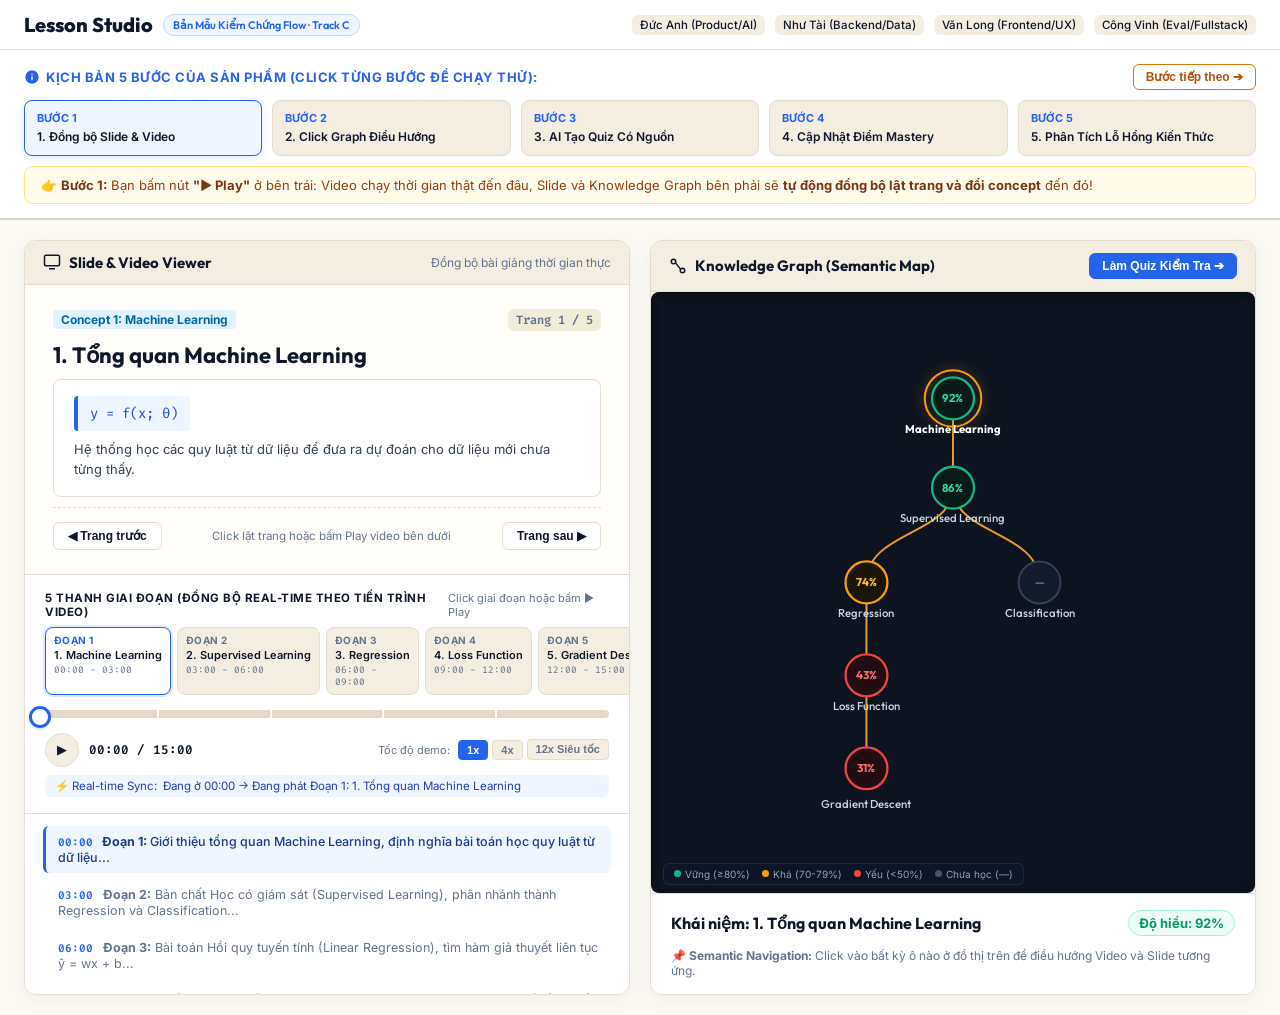
<file: index.html>
<!DOCTYPE html>
<html lang="vi">
<head>
  <meta charset="UTF-8">
  <meta name="viewport" content="width=device-width, initial-scale=1.0">
  <title>Lesson Studio — Demo Flow Đồng Bộ Bài Giảng & Học Thích Ứng</title>
  <link rel="preconnect" href="https://fonts.googleapis.com">
  <link rel="preconnect" href="https://fonts.gstatic.com" crossorigin>
  <link href="https://fonts.googleapis.com/css2?family=Inter:wght@400;500;600;700&family=Outfit:wght@600;700;800&family=Fira+Code:wght@400;500&display=swap" rel="stylesheet">
  <style>
    :root {
      /* Màu sáng kem ấm áp, sang trọng, tương phản cao dễ đọc */
      --bg-main: #fbf9f4;
      --bg-card: #ffffff;
      --bg-cream-accent: #f4eee2;
      --border-color: #e5ded0;
      --border-active: #2563eb;
      
      --text-title: #0f172a;
      --text-body: #334155;
      --text-muted: #64748b;
      
      --blue-primary: #2563eb;
      --blue-light: #eff6ff;
      --amber: #d97706;
      --amber-light: #fef3c7;
      --emerald: #059669;
      --emerald-light: #ecfdf5;
      --rose: #e11d48;
      --rose-light: #fff1f2;
      
      --radius: 12px;
      --shadow: 0 4px 16px rgba(100, 80, 60, 0.06);
    }

    * {
      box-sizing: border-box;
      margin: 0;
      padding: 0;
    }

    body {
      font-family: 'Inter', -apple-system, sans-serif;
      background-color: var(--bg-main);
      color: var(--text-body);
      min-height: 100vh;
      display: flex;
      flex-direction: column;
    }

    /* Top Bar */
    header {
      background: #ffffff;
      border-bottom: 1px solid var(--border-color);
      padding: 12px 24px;
      display: flex;
      justify-content: space-between;
      align-items: center;
      box-shadow: 0 1px 3px rgba(0,0,0,0.03);
    }

    .brand-title {
      font-family: 'Outfit', sans-serif;
      font-size: 20px;
      font-weight: 800;
      color: var(--text-title);
      display: flex;
      align-items: center;
      gap: 10px;
    }

    .brand-badge {
      font-size: 11px;
      background: var(--blue-light);
      color: var(--blue-primary);
      border: 1px solid #bfdbfe;
      padding: 3px 9px;
      border-radius: 16px;
      font-weight: 600;
    }

    .team-info {
      font-size: 11.5px;
      color: var(--text-muted);
      display: flex;
      gap: 10px;
    }

    .team-info span {
      background: var(--bg-cream-accent);
      padding: 3px 8px;
      border-radius: 6px;
      color: var(--text-title);
      font-weight: 500;
    }

    /* Hướng dẫn từng bước của Flow (STEPPER) */
    .flow-stepper-bar {
      background: #ffffff;
      border-bottom: 2px solid #ded6c8;
      padding: 14px 24px;
      display: flex;
      flex-direction: column;
      gap: 10px;
    }

    .stepper-header {
      display: flex;
      justify-content: space-between;
      align-items: center;
    }

    .stepper-title {
      font-size: 13px;
      font-weight: 700;
      text-transform: uppercase;
      letter-spacing: 0.5px;
      color: var(--blue-primary);
      display: flex;
      align-items: center;
      gap: 6px;
    }

    .steps-container {
      display: grid;
      grid-template-columns: repeat(5, 1fr);
      gap: 10px;
    }

    .step-card {
      background: var(--bg-cream-accent);
      border: 1.5px solid var(--border-color);
      padding: 10px 12px;
      border-radius: 8px;
      cursor: pointer;
      display: flex;
      flex-direction: column;
      gap: 4px;
      transition: all 0.2s;
    }

    .step-card:hover {
      border-color: var(--blue-primary);
      background: #ffffff;
    }

    .step-card.active {
      background: var(--blue-light);
      border-color: var(--blue-primary);
      box-shadow: 0 2px 8px rgba(37, 99, 235, 0.15);
    }

    .step-number {
      font-size: 11px;
      font-weight: 700;
      color: var(--blue-primary);
    }

    .step-name {
      font-size: 12px;
      font-weight: 600;
      color: var(--text-title);
      line-height: 1.3;
    }

    /* Giải thích hành động hiện tại */
    .current-action-banner {
      background: #fffbeb;
      border: 1px solid #fde68a;
      border-radius: 8px;
      padding: 10px 16px;
      font-size: 13px;
      color: #92400e;
      display: flex;
      align-items: center;
      justify-content: space-between;
    }

    .action-text strong {
      color: #78350f;
    }

    .btn-tour-nav {
      background: #ffffff;
      border: 1px solid #d97706;
      color: #b45309;
      padding: 5px 12px;
      border-radius: 6px;
      font-size: 12px;
      font-weight: 600;
      cursor: pointer;
      transition: all 0.15s;
    }

    .btn-tour-nav:hover {
      background: #d97706;
      color: #ffffff;
    }

    /* Split Screen Workspace */
    .workspace {
      flex: 1;
      display: grid;
      grid-template-columns: 1fr 1fr;
      gap: 20px;
      padding: 20px 24px;
    }

    @media (max-width: 1050px) {
      .workspace {
        grid-template-columns: 1fr;
      }
    }

    /* Card Panels */
    .panel {
      background: var(--bg-card);
      border: 1px solid var(--border-color);
      border-radius: var(--radius);
      box-shadow: var(--shadow);
      display: flex;
      flex-direction: column;
      overflow: hidden;
    }

    .panel-header {
      background: var(--bg-cream-accent);
      border-bottom: 1px solid var(--border-color);
      padding: 12px 18px;
      display: flex;
      justify-content: space-between;
      align-items: center;
    }

    .panel-title {
      font-family: 'Outfit', sans-serif;
      font-size: 15px;
      font-weight: 700;
      color: var(--text-title);
      display: flex;
      align-items: center;
      gap: 8px;
    }

    /* BÊN TRÁI: Slide Viewer */
    .slide-box {
      background: #fffdf9;
      border-bottom: 1px solid var(--border-color);
      padding: 24px 28px;
      min-height: 290px;
      display: flex;
      flex-direction: column;
      justify-content: space-between;
    }

    .slide-topline {
      display: flex;
      justify-content: space-between;
      align-items: center;
      font-size: 12px;
    }

    .slide-badge {
      background: #e0f2fe;
      color: #0369a1;
      font-weight: 700;
      padding: 2px 8px;
      border-radius: 4px;
    }

    .slide-page-indicator {
      font-family: 'Fira Code', monospace;
      font-weight: 600;
      color: var(--text-muted);
      background: #f1ebd9;
      padding: 3px 8px;
      border-radius: 6px;
    }

    .slide-heading {
      font-family: 'Outfit', sans-serif;
      font-size: 22px;
      font-weight: 700;
      color: var(--text-title);
      margin: 10px 0 6px 0;
    }

    .slide-content-card {
      background: #ffffff;
      border: 1px solid var(--border-color);
      border-radius: 8px;
      padding: 16px 20px;
      margin-top: 10px;
    }

    .slide-formula {
      font-family: 'Fira Code', monospace;
      font-size: 14px;
      color: #1d4ed8;
      background: var(--blue-light);
      border-left: 4px solid var(--blue-primary);
      padding: 8px 12px;
      border-radius: 4px;
      display: inline-block;
      margin-bottom: 8px;
    }

    .slide-desc {
      font-size: 13px;
      color: var(--text-body);
      line-height: 1.6;
    }

    .slide-nav-bar {
      display: flex;
      justify-content: space-between;
      align-items: center;
      padding-top: 14px;
      border-top: 1px dashed var(--border-color);
    }

    .btn-slide-step {
      background: #ffffff;
      border: 1px solid var(--border-color);
      color: var(--text-title);
      font-weight: 600;
      font-size: 12px;
      padding: 6px 14px;
      border-radius: 6px;
      cursor: pointer;
      display: flex;
      align-items: center;
      gap: 6px;
    }

    .btn-slide-step:hover {
      background: var(--bg-cream-accent);
      border-color: #b0a390;
    }

    /* Video Player Timeline */
    .video-unit {
      padding: 16px 20px;
      background: #ffffff;
      border-bottom: 1px solid var(--border-color);
    }

    /* 5 Thanh Giai Đoạn Video Trực Quan */
    .timeline-segments-header {
      display: flex;
      justify-content: space-between;
      align-items: center;
      margin-bottom: 8px;
    }

    .timeline-segments-grid {
      display: grid;
      grid-template-columns: repeat(5, 1fr);
      gap: 6px;
      margin-bottom: 10px;
    }

    .segment-block {
      background: var(--bg-cream-accent);
      border: 1.5px solid var(--border-color);
      border-radius: 8px;
      padding: 6px 8px;
      cursor: pointer;
      transition: all 0.15s ease;
      text-align: left;
    }

    .segment-block:hover {
      border-color: #94a3b8;
      background: #f1ebd8;
    }

    .segment-block.active {
      background: #ffffff;
      border-color: var(--blue-primary);
      box-shadow: 0 0 0 2px rgba(37, 99, 235, 0.15);
    }

    .seg-badge {
      font-size: 10px;
      font-weight: 700;
      color: var(--text-muted);
      text-transform: uppercase;
      letter-spacing: 0.3px;
    }

    .segment-block.active .seg-badge {
      color: var(--blue-primary);
    }

    .seg-name {
      font-size: 11px;
      font-weight: 600;
      color: var(--text-title);
      white-space: nowrap;
      overflow: hidden;
      text-overflow: ellipsis;
      margin-top: 2px;
    }

    .seg-time {
      font-size: 9.5px;
      font-family: 'Fira Code', monospace;
      color: var(--text-muted);
      margin-top: 2px;
    }

    .video-timeline-wrap {
      position: relative;
      height: 18px;
      display: flex;
      align-items: center;
      cursor: pointer;
    }

    .video-rail {
      width: 100%;
      height: 8px;
      background: #e2d8c5;
      border-radius: 4px;
      position: relative;
    }

    .video-fill {
      height: 100%;
      background: var(--blue-primary);
      border-radius: 4px;
      width: 0%;
      position: relative;
      transition: width 0.08s linear;
    }

    .video-fill::after {
      content: '';
      position: absolute;
      right: -6px;
      top: -4px;
      width: 16px;
      height: 16px;
      background: #ffffff;
      border: 3.5px solid var(--blue-primary);
      border-radius: 50%;
      box-shadow: 0 1px 3px rgba(0,0,0,0.2);
    }

    /* Vạch mốc chia 5 giai đoạn trên rail */
    .timeline-tick {
      position: absolute;
      top: 0;
      width: 2px;
      height: 8px;
      background: rgba(255, 255, 255, 0.9);
      transform: translateX(-50%);
      pointer-events: none;
    }

    .video-controls {
      display: flex;
      justify-content: space-between;
      align-items: center;
      margin-top: 10px;
    }

    .btn-play {
      background: var(--bg-cream-accent);
      border: 1px solid var(--border-color);
      color: var(--text-title);
      width: 34px;
      height: 34px;
      border-radius: 50%;
      display: flex;
      align-items: center;
      justify-content: center;
      cursor: pointer;
      font-size: 13px;
    }

    .btn-play:hover {
      background: var(--blue-primary);
      color: #fff;
      border-color: var(--blue-primary);
    }

    .video-time-text {
      font-family: 'Fira Code', monospace;
      font-size: 12.5px;
      color: var(--text-title);
      font-weight: 600;
      margin-left: 10px;
    }

    /* Speed Toggles */
    .speed-pills {
      display: flex;
      gap: 4px;
      align-items: center;
    }

    .speed-btn {
      font-size: 11px;
      padding: 3px 8px;
      border-radius: 4px;
      border: 1px solid var(--border-color);
      background: var(--bg-cream-accent);
      color: var(--text-muted);
      cursor: pointer;
      font-weight: 600;
    }

    .speed-btn.active {
      background: var(--blue-primary);
      color: #fff;
      border-color: var(--blue-primary);
    }

    .realtime-sync-banner {
      margin-top: 8px;
      font-size: 11.5px;
      color: #1e40af;
      background: var(--blue-light);
      padding: 4px 10px;
      border-radius: 6px;
      display: flex;
      align-items: center;
      gap: 6px;
    }

    /* Live Transcript */
    .transcript-container {
      flex: 1;
      padding: 12px 18px;
      overflow-y: auto;
      max-height: 180px;
      display: flex;
      flex-direction: column;
      gap: 6px;
    }

    .transcript-item {
      padding: 8px 12px;
      border-radius: 6px;
      font-size: 12.5px;
      color: var(--text-muted);
      cursor: pointer;
      border-left: 3px solid transparent;
      transition: all 0.15s;
    }

    .transcript-item:hover {
      background: var(--bg-cream-accent);
      color: var(--text-title);
    }

    .transcript-item.active {
      background: var(--blue-light);
      border-left-color: var(--blue-primary);
      color: #1e3a8a;
      font-weight: 500;
    }

    .tr-time {
      font-family: 'Fira Code', monospace;
      font-size: 11px;
      color: var(--blue-primary);
      font-weight: 600;
      margin-right: 6px;
    }

    /* BÊN PHẢI: Knowledge Graph chuẩn Graph Semantic Map */
    .graph-stage {
      flex: 1;
      min-height: 440px;
      background: #0d131f;
      border-radius: 8px;
      position: relative;
      overflow: hidden;
      display: flex;
      flex-direction: column;
      align-items: center;
      justify-content: center;
      padding: 12px 10px;
      box-shadow: inset 0 2px 10px rgba(0, 0, 0, 0.45);
    }

    #svg-knowledge-graph {
      width: 100%;
      height: 100%;
      max-height: 460px;
      overflow: visible;
    }

    /* Node & Edge chuẩn Đồ thị */
    .graph-node {
      cursor: pointer;
      transition: transform 0.2s cubic-bezier(0.4, 0, 0.2, 1);
    }

    .graph-node:hover .node-circle {
      filter: drop-shadow(0 0 8px currentColor);
      stroke-width: 3.2px;
    }

    .graph-node:hover .node-label {
      fill: #ffffff;
      font-weight: 700;
    }

    .node-circle {
      transition: all 0.25s ease;
    }

    .node-val {
      font-family: 'Outfit', -apple-system, sans-serif;
      font-size: 12.5px;
      font-weight: 700;
      text-anchor: middle;
      dominant-baseline: central;
      user-select: none;
    }

    .node-label {
      font-family: 'Outfit', -apple-system, sans-serif;
      font-size: 12.5px;
      font-weight: 500;
      fill: #cbd5e1;
      text-anchor: middle;
      user-select: none;
      transition: fill 0.2s, font-weight 0.2s;
    }

    /* Halo Ring cho Active Node - Giống hệt ảnh đính kèm */
    .node-halo-ring {
      stroke: #f59e0b;
      stroke-width: 2.2px;
      fill: none;
      transition: all 0.35s cubic-bezier(0.4, 0, 0.2, 1);
      filter: drop-shadow(0 0 6px rgba(245, 158, 11, 0.6));
    }

    .graph-edge-path {
      stroke: #e59a35;
      stroke-width: 2.2px;
      fill: none;
      stroke-linecap: round;
      stroke-linejoin: round;
    }

    .active-node .node-label {
      fill: #ffffff !important;
      font-weight: 700 !important;
    }

    /* Legend nhỏ ở góc Knowledge Graph */
    .graph-legend-overlay {
      position: absolute;
      bottom: 8px;
      left: 12px;
      display: flex;
      gap: 12px;
      font-size: 10px;
      color: #94a3b8;
      background: rgba(15, 23, 42, 0.75);
      backdrop-filter: blur(4px);
      padding: 4px 10px;
      border-radius: 6px;
      border: 1px solid rgba(255, 255, 255, 0.08);
      user-select: none;
      pointer-events: none;
    }

    .legend-item {
      display: flex;
      align-items: center;
      gap: 4px;
    }

    .legend-dot {
      width: 7px;
      height: 7px;
      border-radius: 50%;
    }

    /* Card Chi tiết Concept & Adaptive Alert */
    .concept-detail-footer {
      padding: 16px 20px;
      background: #ffffff;
      border-top: 1px solid var(--border-color);
      display: flex;
      flex-direction: column;
      gap: 12px;
    }

    .concept-headline {
      display: flex;
      justify-content: space-between;
      align-items: center;
    }

    .concept-name-tag {
      font-family: 'Outfit', sans-serif;
      font-size: 16px;
      font-weight: 700;
      color: var(--text-title);
    }

    .mastery-score-pill {
      font-size: 13px;
      font-weight: 700;
      padding: 4px 10px;
      border-radius: 20px;
    }

    .score-good { background: var(--emerald-light); color: var(--emerald); border: 1px solid #a7f3d0; }
    .score-warning { background: var(--amber-light); color: var(--amber); border: 1px solid #fde68a; }
    .score-danger { background: var(--rose-light); color: var(--rose); border: 1px solid #fecdd3; }

    /* Alert học tập thích ứng (Prerequisite Weakness) */
    .prerequisite-card {
      background: #fff1f2;
      border: 1.5px solid #fecdd3;
      border-radius: 8px;
      padding: 12px 16px;
      display: flex;
      flex-direction: column;
      gap: 8px;
    }

    .prerequisite-title {
      font-size: 13px;
      font-weight: 700;
      color: #9f1239;
      display: flex;
      align-items: center;
      gap: 6px;
    }

    .prerequisite-body {
      font-size: 12px;
      color: #4c0519;
      line-height: 1.5;
    }

    .prerequisite-actions {
      display: flex;
      gap: 8px;
      margin-top: 2px;
    }

    .btn-remedy {
      background: #ffffff;
      border: 1px solid #e11d48;
      color: #e11d48;
      font-size: 11.5px;
      font-weight: 600;
      padding: 5px 12px;
      border-radius: 6px;
      cursor: pointer;
    }

    .btn-remedy:hover {
      background: #e11d48;
      color: #ffffff;
    }

    /* Grounded Quiz Modal */
    .modal-overlay {
      position: fixed;
      top: 0; left: 0; right: 0; bottom: 0;
      background: rgba(15, 23, 42, 0.5);
      backdrop-filter: blur(4px);
      z-index: 999;
      display: none;
      align-items: center;
      justify-content: center;
      padding: 20px;
    }

    .modal-overlay.show {
      display: flex;
    }

    .quiz-modal {
      background: #ffffff;
      border: 1px solid var(--border-color);
      border-radius: var(--radius);
      box-shadow: 0 10px 25px rgba(0,0,0,0.15);
      max-width: 580px;
      width: 100%;
      overflow: hidden;
    }

    .modal-header {
      background: var(--bg-cream-accent);
      border-bottom: 1px solid var(--border-color);
      padding: 14px 20px;
      display: flex;
      justify-content: space-between;
      align-items: center;
    }

    .citation-box {
      background: var(--blue-light);
      border: 1px solid #bfdbfe;
      border-radius: 6px;
      padding: 8px 12px;
      font-size: 12px;
      color: #1e40af;
      margin-bottom: 12px;
    }

    .quiz-content {
      padding: 20px;
    }

    .ai-spinner {
      width: 18px; height: 18px;
      border: 3px solid #bfdbfe;
      border-top-color: var(--blue-primary);
      border-radius: 50%;
      display: inline-block;
      vertical-align: middle;
      margin-right: 8px;
      animation: ai-spin 0.7s linear infinite;
    }
    @keyframes ai-spin { to { transform: rotate(360deg); } }

    .ai-error-box {
      background: var(--rose-light);
      border: 1px solid #fecdd3;
      border-radius: 6px;
      padding: 10px 12px;
      font-size: 12px;
      color: #9f1239;
      margin-bottom: 12px;
    }

    .quiz-question-text {
      font-size: 15px;
      font-weight: 600;
      color: var(--text-title);
      margin-bottom: 14px;
      line-height: 1.4;
    }

    .options-group {
      display: flex;
      flex-direction: column;
      gap: 8px;
    }

    .quiz-option {
      border: 1px solid var(--border-color);
      padding: 10px 14px;
      border-radius: 8px;
      font-size: 13px;
      cursor: pointer;
      display: flex;
      align-items: center;
      gap: 10px;
    }

    .quiz-option:hover {
      background: var(--bg-cream-accent);
    }

    .quiz-option.selected {
      border-color: var(--blue-primary);
      background: var(--blue-light);
      color: var(--blue-primary);
      font-weight: 600;
    }

    .quiz-option.correct {
      background: var(--emerald-light) !important;
      border-color: var(--emerald) !important;
      color: var(--emerald) !important;
    }

    .modal-footer {
      padding: 12px 20px;
      background: var(--bg-cream-accent);
      border-top: 1px solid var(--border-color);
      display: flex;
      justify-content: flex-end;
      gap: 10px;
    }

    .btn-submit-quiz {
      background: var(--emerald);
      color: #ffffff;
      border: none;
      padding: 8px 18px;
      border-radius: 6px;
      font-size: 13px;
      font-weight: 700;
      cursor: pointer;
    }
  </style>
</head>
<body>

  <!-- Top Header -->
  <header>
    <div class="brand-title">
      <span>Lesson Studio</span>
      <span class="brand-badge">Bản Mẫu Kiểm Chứng Flow · Track C</span>
    </div>
    <div class="team-info">
      <span>Đức Anh (Product/AI)</span>
      <span>Như Tài (Backend/Data)</span>
      <span>Văn Long (Frontend/UX)</span>
      <span>Công Vinh (Eval/Fullstack)</span>
    </div>
  </header>

  <!-- STEPPER HƯỚNG DẪN FLOW 5 BƯỚC ĐỂ NGƯỜI XEM HIỂU NGAY -->
  <div class="flow-stepper-bar">
    <div class="stepper-header">
      <div class="stepper-title">
        <svg width="16" height="16" fill="currentColor" viewBox="0 0 24 24"><path d="M12 2a10 10 0 100 20 10 10 0 000-20zm1 15h-2v-6h2v6zm0-8h-2V7h2v2z"/></svg>
        <span>KỊCH BẢN 5 BƯỚC CỦA SẢN PHẨM (Click từng bước để chạy thử):</span>
      </div>
      <div>
        <button class="btn-tour-nav" onclick="nextTourStep()">Bước tiếp theo ➔</button>
      </div>
    </div>

    <!-- 5 bước chuẩn -->
    <div class="steps-container">
      <div class="step-card active" id="step-tab-1" onclick="runTourStep(1)">
        <span class="step-number">BƯỚC 1</span>
        <span class="step-name">1. Đồng bộ Slide & Video</span>
      </div>
      <div class="step-card" id="step-tab-2" onclick="runTourStep(2)">
        <span class="step-number">BƯỚC 2</span>
        <span class="step-name">2. Click Graph Điều Hướng</span>
      </div>
      <div class="step-card" id="step-tab-3" onclick="runTourStep(3)">
        <span class="step-number">BƯỚC 3</span>
        <span class="step-name">3. AI Tạo Quiz Có Nguồn</span>
      </div>
      <div class="step-card" id="step-tab-4" onclick="runTourStep(4)">
        <span class="step-number">BƯỚC 4</span>
        <span class="step-name">4. Cập Nhật Điểm Mastery</span>
      </div>
      <div class="step-card" id="step-tab-5" onclick="runTourStep(5)">
        <span class="step-number">BƯỚC 5</span>
        <span class="step-name">5. Phân Tích Lỗ Hổng Kiến Thức</span>
      </div>
    </div>

    <!-- Hộp giải thích Flow đang diễn ra cái gì -->
    <div class="current-action-banner" id="tour-explanation-banner">
      <div class="action-text" id="tour-explanation-text">
        👉 <strong>Bước 1:</strong> Bạn bấm nút <strong>"▶ Play"</strong> ở bên trái: Video chạy thời gian thật đến đâu, Slide và Knowledge Graph bên phải sẽ <strong>tự động đồng bộ lật trang và đổi concept</strong> đến đó!
      </div>
    </div>
  </div>

  <!-- Workspace chia đôi màn hình (Split Screen) -->
  <main class="workspace">

    <!-- BÊN TRÁI: Slide & Video Viewer -->
    <section class="panel">
      <div class="panel-header">
        <div class="panel-title">
          <svg width="18" height="18" fill="none" stroke="currentColor" stroke-width="2" viewBox="0 0 24 24"><rect x="2" y="3" width="20" height="14" rx="2"/><line x1="8" y1="21" x2="16" y2="21"/></svg>
          Slide & Video Viewer
        </div>
        <div style="font-size: 12px; color: var(--text-muted);">
          Đồng bộ bài giảng thời gian thực
        </div>
      </div>

      <!-- Slide Canvas: Lật từng trang 1, 2, 3, 4, 5 chuẩn xác -->
      <div class="slide-box">
        <div>
          <div class="slide-topline">
            <span class="slide-badge" id="slide-concept-badge">Concept: Machine Learning</span>
            <span class="slide-page-indicator" id="slide-page-indicator">Trang 1 / 5</span>
          </div>

          <h3 class="slide-heading" id="slide-title">1. Tổng quan Machine Learning</h3>

          <div class="slide-content-card">
            <div class="slide-formula" id="slide-formula">y = f(x; θ)</div>
            <p class="slide-desc" id="slide-description">
              Hệ thống học các quy luật từ dữ liệu để đưa ra dự đoán cho dữ liệu mới chưa từng thấy.
            </p>
          </div>
        </div>

        <!-- Nút chuyển Slide đúng từng trang 1 -->
        <div class="slide-nav-bar">
          <button class="btn-slide-step" onclick="changeSlideByOne(-1)">
            ◀ Trang trước
          </button>
          <span style="font-size: 11.5px; color: var(--text-muted);" id="slide-step-status">
            Click lật trang hoặc bấm Play video bên dưới
          </span>
          <button class="btn-slide-step" onclick="changeSlideByOne(1)">
            Trang sau ▶
          </button>
        </div>
      </div>

      <!-- Video Player Timeline -->
      <div class="video-unit">
        <div class="timeline-segments-header">
          <span style="font-size: 11.5px; font-weight: 700; color: var(--text-title); text-transform: uppercase; letter-spacing: 0.5px;">
            5 Thanh Giai Đoạn (Đồng bộ Real-time theo tiến trình Video)
          </span>
          <span style="font-size: 11px; color: var(--text-muted);">
            Click giai đoạn hoặc bấm ▶ Play
          </span>
        </div>

        <!-- 5 Khối Thanh Giai Đoạn trực quan -->
        <div class="timeline-segments-grid">
          <div class="segment-block active" id="seg-btn-1" onclick="seekToSegment(1)">
            <div class="seg-badge">Đoạn 1</div>
            <div class="seg-name">1. Machine Learning</div>
            <div class="seg-time">00:00 - 03:00</div>
          </div>
          <div class="segment-block" id="seg-btn-2" onclick="seekToSegment(2)">
            <div class="seg-badge">Đoạn 2</div>
            <div class="seg-name">2. Supervised Learning</div>
            <div class="seg-time">03:00 - 06:00</div>
          </div>
          <div class="segment-block" id="seg-btn-3" onclick="seekToSegment(3)">
            <div class="seg-badge">Đoạn 3</div>
            <div class="seg-name">3. Regression</div>
            <div class="seg-time">06:00 - 09:00</div>
          </div>
          <div class="segment-block" id="seg-btn-4" onclick="seekToSegment(4)">
            <div class="seg-badge">Đoạn 4</div>
            <div class="seg-name">4. Loss Function</div>
            <div class="seg-time">09:00 - 12:00</div>
          </div>
          <div class="segment-block" id="seg-btn-5" onclick="seekToSegment(5)">
            <div class="seg-badge">Đoạn 5</div>
            <div class="seg-name">5. Gradient Descent</div>
            <div class="seg-time">12:00 - 15:00</div>
          </div>
        </div>

        <div class="video-timeline-wrap" onclick="clickTimeline(event)">
          <div class="video-rail">
            <div class="video-fill" id="video-progress-bar" style="width: 0%;"></div>
            <div class="timeline-tick" style="left: 20%;" title="Đoạn 2 (03:00)"></div>
            <div class="timeline-tick" style="left: 40%;" title="Đoạn 3 (06:00)"></div>
            <div class="timeline-tick" style="left: 60%;" title="Đoạn 4 (09:00)"></div>
            <div class="timeline-tick" style="left: 80%;" title="Đoạn 5 (12:00)"></div>
          </div>
        </div>

        <div class="video-controls">
          <div style="display: flex; align-items: center;">
            <button class="btn-play" id="btn-play-pause" onclick="togglePlayVideo()">
              ▶
            </button>
            <span class="video-time-text" id="video-time-readout">00:00 / 15:00</span>
          </div>

          <!-- Bộ chọn tốc độ để demo nhanh -->
          <div class="speed-pills">
            <span style="font-size: 11px; color: var(--text-muted); margin-right: 4px;">Tốc độ demo:</span>
            <button class="speed-btn active" id="spd-1" onclick="setPlaySpeed(1)">1x</button>
            <button class="speed-btn" id="spd-3" onclick="setPlaySpeed(4)">4x</button>
            <button class="speed-btn" id="spd-10" onclick="setPlaySpeed(12)">12x Siêu tốc</button>
          </div>
        </div>

        <div class="realtime-sync-banner" id="sync-banner-text">
          <span>⚡ Real-time Sync:</span>
          <span id="sync-stage-desc">Đang ở 00:00 → Đang phát Đoạn 1: 1. Tổng quan Machine Learning</span>
        </div>
      </div>

      <!-- Transcript live -->
      <div class="transcript-container">
        <div class="transcript-item active" id="tr-1" onclick="seekToSegment(1)">
          <span class="tr-time">00:00</span>
          <strong>Đoạn 1:</strong> Giới thiệu tổng quan Machine Learning, định nghĩa bài toán học quy luật từ dữ liệu...
        </div>
        <div class="transcript-item" id="tr-2" onclick="seekToSegment(2)">
          <span class="tr-time">03:00</span>
          <strong>Đoạn 2:</strong> Bản chất Học có giám sát (Supervised Learning), phân nhánh thành Regression và Classification...
        </div>
        <div class="transcript-item" id="tr-3" onclick="seekToSegment(3)">
          <span class="tr-time">06:00</span>
          <strong>Đoạn 3:</strong> Bài toán Hồi quy tuyến tính (Linear Regression), tìm hàm giả thuyết liên tục ŷ = wx + b...
        </div>
        <div class="transcript-item" id="tr-4" onclick="seekToSegment(4)">
          <span class="tr-time">09:00</span>
          <strong>Đoạn 4:</strong> Thiết lập Hàm mất mát (Loss Function - MSE), định lượng sai số tổng thể cần tối ưu...
        </div>
        <div class="transcript-item" id="tr-5" onclick="seekToSegment(5)">
          <span class="tr-time">12:00</span>
          <strong>Đoạn 5:</strong> Thuật toán Gradient Descent cập nhật trọng số w bằng cách đi ngược hướng gradient của Loss...
        </div>
      </div>
    </section>

    <!-- BÊN PHẢI: Knowledge Graph Tĩnh & Dễ Click -->
    <section class="panel">
      <div class="panel-header">
        <div class="panel-title">
          <svg width="18" height="18" fill="none" stroke="currentColor" stroke-width="2" viewBox="0 0 24 24"><circle cx="6" cy="6" r="3"/><circle cx="18" cy="18" r="3"/><line x1="8.5" y1="7.5" x2="15.5" y2="16.5"/></svg>
          Knowledge Graph (Semantic Map)
        </div>
        <button class="btn-tour-nav" style="background: var(--blue-primary); color: #fff; border-color: var(--blue-primary);" onclick="openQuizModal()">
          Làm Quiz Kiểm Tra ➔
        </button>
      </div>

      <!-- SVG Graph dạng Semantic Map giống ảnh mẫu -->
      <div class="graph-stage">
        <svg id="svg-knowledge-graph" viewBox="0 0 380 505">
          <!-- 1. CÁC ĐƯỜNG NỐI (EDGES) MÀU CAM AMBER THEO ĐÚNG ẢNH MẪU -->
          <!-- Đường nối 1: Machine Learning -> Supervised Learning (thẳng đứng) -->
          <line class="graph-edge-path" x1="190" y1="40" x2="190" y2="138" />

          <!-- Đường nhánh 2a: Supervised Learning -> Regression (uốn cong sang trái) -->
          <path class="graph-edge-path" d="M 190 138 C 190 190, 95 185, 95 242" />

          <!-- Đường nhánh 2b: Supervised Learning -> Classification (uốn cong sang phải) -->
          <path class="graph-edge-path" d="M 190 138 C 190 190, 285 185, 285 242" />

          <!-- Đường nối 3: Regression -> Loss Function (thẳng đứng) -->
          <line class="graph-edge-path" x1="95" y1="242" x2="95" y2="344" />

          <!-- Đường nối 4: Loss Function -> Gradient Descent (thẳng đứng) -->
          <line class="graph-edge-path" x1="95" y1="344" x2="95" y2="446" />

          <!-- 2. VÒNG HALO DÀNH CHO ACTIVE NODE (DI CHUYỂN THEO SLIDE ĐANG CHỌN) -->
          <circle id="graph-active-halo" class="node-halo-ring" cx="190" cy="40" r="31" />

          <!-- 3. CÁC NODE TRÒN (GRAPH NODES) VÀ NHÃN CHỮ -->

          <!-- Node 1: Machine Learning (Slide 1) -->
          <g class="graph-node active-node" id="node-1" onclick="seekToSegment(1)">
            <circle class="node-circle" id="circle-1" cx="190" cy="40" r="23" stroke="#10b981" stroke-width="2.5" fill="#091b19" />
            <text class="node-val" id="val-1" x="190" y="40" fill="#34d399">92%</text>
            <text class="node-label" x="190" y="78">Machine Learning</text>
          </g>

          <!-- Node 2: Supervised Learning (Slide 2) -->
          <g class="graph-node" id="node-2" onclick="seekToSegment(2)">
            <circle class="node-circle" id="circle-2" cx="190" cy="138" r="23" stroke="#10b981" stroke-width="2.5" fill="#091b19" />
            <text class="node-val" id="val-2" x="190" y="138" fill="#34d399">86%</text>
            <text class="node-label" x="190" y="176">Supervised Learning</text>
          </g>

          <!-- Node 3: Regression (Slide 3) -->
          <g class="graph-node" id="node-3" onclick="seekToSegment(3)">
            <circle class="node-circle" id="circle-3" cx="95" cy="242" r="23" stroke="#f59e0b" stroke-width="2.5" fill="#1c1608" />
            <text class="node-val" id="val-3" x="95" y="242" fill="#fbbf24">74%</text>
            <text class="node-label" x="95" y="280">Regression</text>
          </g>

          <!-- Node Nhánh Phụ: Classification (Chưa học trong bài này) -->
          <g class="graph-node" id="node-classification" onclick="clickClassificationNode()">
            <circle class="node-circle" id="circle-cls" cx="285" cy="242" r="23" stroke="#334155" stroke-width="2.2" fill="#141c2b" />
            <text class="node-val" id="val-cls" x="285" y="242" fill="#64748b">—</text>
            <text class="node-label" x="285" y="280">Classification</text>
          </g>

          <!-- Node 4: Loss Function (Slide 4) -->
          <g class="graph-node" id="node-4" onclick="seekToSegment(4)">
            <circle class="node-circle" id="circle-4" cx="95" cy="344" r="23" stroke="#ef4444" stroke-width="2.5" fill="#220e12" />
            <text class="node-val" id="val-4" x="95" y="344" fill="#f87171">43%</text>
            <text class="node-label" x="95" y="382">Loss Function</text>
          </g>

          <!-- Node 5: Gradient Descent (Slide 5) -->
          <g class="graph-node" id="node-5" onclick="seekToSegment(5)">
            <circle class="node-circle" id="circle-5" cx="95" cy="446" r="23" stroke="#ef4444" stroke-width="2.5" fill="#220e12" />
            <text class="node-val" id="val-5" x="95" y="446" fill="#f87171">31%</text>
            <text class="node-label" x="95" y="490">Gradient Descent</text>
          </g>
        </svg>

        <!-- Legend Chú Thích Mức Độ Hiểu -->
        <div class="graph-legend-overlay">
          <div class="legend-item"><div class="legend-dot" style="background:#10b981;"></div>Vững (≥80%)</div>
          <div class="legend-item"><div class="legend-dot" style="background:#f59e0b;"></div>Khá (70-79%)</div>
          <div class="legend-item"><div class="legend-dot" style="background:#ef4444;"></div>Yếu (&lt;50%)</div>
          <div class="legend-item"><div class="legend-dot" style="background:#475569;"></div>Chưa học (—)</div>
        </div>
      </div>

      <!-- Chi tiết Concept & Phân tích Lỗ Hổng -->
      <div class="concept-detail-footer">
        <div class="concept-headline">
          <div class="concept-name-tag" id="active-concept-label">
            Khái niệm: <strong>1. Tổng quan Machine Learning</strong>
          </div>
          <span class="mastery-score-pill score-good" id="active-score-badge">Độ hiểu: 92%</span>
        </div>

        <div style="font-size: 12px; color: var(--text-muted);">
          📌 <strong>Semantic Navigation:</strong> Click vào bất kỳ ô nào ở đồ thị trên để điều hướng Video và Slide tương ứng.
        </div>

        <!-- Hộp phân tích lỗ hổng kiến thức tiên quyết (Khớp 100% với Adaptive Engine của anh Vinh) -->
        <div class="prerequisite-card" id="alert-prerequisite-box" style="display: none;">
          <div class="prerequisite-title">
            ⚠️ Phát hiện Lỗ hổng Kiến thức Tiên quyết (Weak prerequisite)
          </div>
          <div class="prerequisite-body" id="prerequisite-body-text">
            Học viên làm bài <strong>Gradient Descent đạt điểm kém (31%)</strong> do gặp lỗ hổng kiến thức tiên quyết (<strong>Weak prerequisite</strong>) tại <strong>Loss Function</strong>.
          </div>
          <div class="prerequisite-actions">
            <button class="btn-remedy" id="btn-remedy-source" onclick="seekToAdaptiveSource(601, 4, 17)">
              👉 1. Xem lại Loss Function (Slide 17 · 10:01)
            </button>
            <button class="btn-remedy" onclick="openQuizModal()">
              2. Làm Quiz chẩn đoán lại
            </button>
          </div>
        </div>
      </div>
    </section>

  </main>

  <!-- MODAL QUIZ: AI Sinh câu hỏi có trích dẫn nguồn (Grounded Quiz) -->
  <div class="modal-overlay" id="quiz-modal">
    <div class="quiz-modal">
      <div class="modal-header">
        <strong style="font-size: 15px; color: var(--text-title);">Grounded Quiz Generation (AI Quyết định)</strong>
        <button style="border:none; background:transparent; font-size:18px; cursor:pointer;" onclick="closeQuizModal()">✕</button>
      </div>

      <div class="quiz-content" id="quiz-body-content">
        <!-- Nội dung được điền động bởi generateGroundedQuiz() — gọi AI thật (Gemini) -->
        <div class="citation-box">Đang gọi AI để sinh câu hỏi có căn cứ nguồn...</div>
      </div>

      <div class="modal-footer">
        <button style="background:transparent; border:1px solid var(--border-color); padding:6px 14px; border-radius:6px; cursor:pointer;" onclick="closeQuizModal()">Đóng</button>
        <button class="btn-submit-quiz" onclick="submitQuizAnswer()">Nộp bài kiểm tra</button>
      </div>
    </div>
  </div>

  <script>
    // 5 Slide tuần tự từ 1 đến 5 tương ứng đúng 5 giai đoạn thời gian 15 phút (900s)
    // Mỗi đoạn = đúng 180 giây (3 phút)
    const slideData = [
      {
        page: 1,
        conceptBadge: 'Concept 1: Machine Learning',
        title: '1. Tổng quan Machine Learning',
        formula: 'y = f(x; θ)',
        description: 'Hệ thống học các quy luật từ dữ liệu để đưa ra dự đoán cho dữ liệu mới chưa từng thấy.',
        startTime: 0,
        endTime: 180,
        timeLabel: '00:00 - 03:00',
        mastery: '92%',
        masteryClass: 'score-good'
      },
      {
        page: 2,
        conceptBadge: 'Concept 2: Supervised Learning',
        title: '2. Học Có Giám Sát (Supervised Learning)',
        formula: 'D = {(x₁, y₁), (x₂, y₂), ..., (xₙ, yₙ)}',
        description: 'Mô hình học từ tập dữ liệu có gán nhãn, phân nhánh thành 2 bài toán cốt lõi: Hồi quy (Regression) và Phân loại (Classification).',
        startTime: 180,
        endTime: 360,
        timeLabel: '03:00 - 06:00',
        mastery: '86%',
        masteryClass: 'score-good'
      },
      {
        page: 3,
        conceptBadge: 'Concept 3: Regression',
        title: '3. Hồi Quy Tuyến Tính (Linear Regression)',
        formula: 'ŷ = w·x + b',
        description: 'Mô hình ước lượng giá trị liên tục bằng cách tìm trọng số w và độ lệch b tối ưu, tách biệt với bài toán phân loại nhãn rời rạc.',
        startTime: 360,
        endTime: 540,
        timeLabel: '06:00 - 09:00',
        mastery: '74%',
        masteryClass: 'score-warning'
      },
      {
        page: 4,
        conceptBadge: 'Concept 4: Loss Function',
        title: '4. Hàm Mất Mát (Loss Function & MSE)',
        formula: 'J(w, b) = 1/2m * Σ(ŷ - y)²',
        description: 'Đo lường tổng bình phương sai số. Mục tiêu huấn luyện là tìm w, b để cực tiểu hóa hàm J(w,b). Đây là tiền đề của Gradient Descent.',
        startTime: 540,
        endTime: 720,
        timeLabel: '09:00 - 12:00',
        mastery: '43%',
        masteryClass: 'score-danger'
      },
      {
        page: 5,
        conceptBadge: 'Concept 5: Gradient Descent',
        title: '5. Thuật toán Gradient Descent',
        formula: 'w := w - α * ∇J(w)',
        description: 'Thuật toán tối ưu hóa lặp đi lặp lại để cập nhật w theo hướng giảm nhanh nhất của hàm Loss Function.',
        startTime: 720,
        endTime: 900,
        timeLabel: '12:00 - 15:00',
        mastery: '31%',
        masteryClass: 'score-danger'
      }
    ];

    let currentSlide = 1;
    let isVideoPlaying = false;
    let videoTimer = null;
    let currentVideoSec = 0; // Bắt đầu từ 00:00
    let playSpeed = 1; // 1x, 4x, 12x
    let currentTourStep = 1;
    let selectedOption = null;

    // Tính chính xác slide dựa trên giây video
    function getSlideFromTime(sec) {
      if (sec >= 720) return 5;
      if (sec >= 540) return 4;
      if (sec >= 360) return 3;
      if (sec >= 180) return 2;
      return 1;
    }

    function formatTime(totalSec) {
      const m = Math.floor(totalSec / 60);
      const s = Math.floor(totalSec % 60);
      return `${m < 10 ? '0' : ''}${m}:${s < 10 ? '0' : ''}${s}`;
    }

    function updateVideoProgressBar(seconds) {
      const pct = Math.min(100, (seconds / 900) * 100);
      document.getElementById('video-progress-bar').style.width = `${pct}%`;
      document.getElementById('video-time-readout').textContent = `${formatTime(seconds)} / 15:00`;
    }

    function updateSyncBanner(seconds, pageNumber) {
      const data = slideData[pageNumber - 1];
      const banner = document.getElementById('sync-stage-desc');
      if (banner && data) {
        banner.textContent = `Đang ở ${formatTime(seconds)} → Đang phát Đoạn ${pageNumber}: ${data.title}`;
      }
    }

    // LẬT SLIDE TỪNG TRANG 1 (-1 hoặc +1)
    function changeSlideByOne(delta) {
      let nextSlide = currentSlide + delta;
      if (nextSlide < 1) nextSlide = 1;
      if (nextSlide > 5) nextSlide = 5;
      seekToSegment(nextSlide);
    }

    // Click chọn trực tiếp 1 trong 5 Thanh Giai Đoạn
    function seekToSegment(segNum) {
      const data = slideData[segNum - 1];
      currentVideoSec = data.startTime;
      updateVideoProgressBar(currentVideoSec);
      goToSlide(segNum, false);
      updateSyncBanner(currentVideoSec, segNum);
    }

    // Dữ liệu Gợi ý Thích ứng (Adaptive Recommendation) do anh Vinh gửi
    const vinhAdaptivePayload = {
      weak_concept: "Gradient Descent",
      recommended_concept: "Loss Function",
      reason: "Weak prerequisite",
      source: {
        slide: 17,
        start_time: 601, // 10 phút 01 giây
        end_time: 750
      }
    };

    // Hàm điều hướng theo đề xuất của AI Adaptive Engine (Khớp 100% với anh Vinh)
    function seekToAdaptiveSource(sec = 601, slidePage = 4, originalSlide = 17) {
      currentVideoSec = sec;
      updateVideoProgressBar(currentVideoSec);
      goToSlide(slidePage, false);
      
      const m = Math.floor(sec / 60);
      const s = sec % 60;
      const timeStr = `${m < 10 ? '0' : ''}${m}:${s < 10 ? '0' : ''}${s}`;
      const banner = document.getElementById('sync-stage-desc');
      if (banner) {
        banner.textContent = `Đang ở ${timeStr} → Đề xuất ôn tập từ AI: Slide ${originalSlide} (${vinhAdaptivePayload.recommended_concept})`;
      }
    }

    // Chuyển trực tiếp đến Slide cụ thể
    function goToSlide(pageNumber, updateVideo = true) {
      currentSlide = pageNumber;
      const data = slideData[pageNumber - 1];

      // 1. Cập nhật nội dung Slide
      document.getElementById('slide-page-indicator').textContent = `Trang ${data.page} / 5`;
      document.getElementById('slide-concept-badge').textContent = data.conceptBadge;
      document.getElementById('slide-title').textContent = data.title;
      document.getElementById('slide-formula').textContent = data.formula;
      document.getElementById('slide-description').textContent = data.description;

      // 2. Cập nhật Video nếu do click slide
      if (updateVideo) {
        currentVideoSec = data.startTime;
        updateVideoProgressBar(currentVideoSec);
      }

      // 3. Highlight Thanh 5 Giai Đoạn
      for (let i = 1; i <= 5; i++) {
        const segEl = document.getElementById(`seg-btn-${i}`);
        if (segEl) segEl.classList.toggle('active', i === pageNumber);
      }

      // 4. Highlight Transcript
      for (let i = 1; i <= 5; i++) {
        const trEl = document.getElementById(`tr-${i}`);
        if (trEl) trEl.classList.toggle('active', i === pageNumber);
      }

      // 5. Highlight Node & Vòng Halo trên Knowledge Graph
      const haloPositions = {
        1: { cx: 190, cy: 40 },
        2: { cx: 190, cy: 138 },
        3: { cx: 95, cy: 242 },
        4: { cx: 95, cy: 344 },
        5: { cx: 95, cy: 446 }
      };

      for (let i = 1; i <= 5; i++) {
        const nodeEl = document.getElementById(`node-${i}`);
        if (nodeEl) nodeEl.classList.toggle('active-node', i === pageNumber);
      }
      const clsEl = document.getElementById('node-classification');
      if (clsEl) clsEl.classList.remove('active-node');

      const halo = document.getElementById('graph-active-halo');
      if (halo && haloPositions[pageNumber]) {
        halo.setAttribute('cx', haloPositions[pageNumber].cx);
        halo.setAttribute('cy', haloPositions[pageNumber].cy);
        halo.style.display = 'block';
      }

      // 6. Cập nhật Card Chi Tiết Concept
      document.getElementById('active-concept-label').innerHTML = `Khái niệm: <strong>${data.title}</strong>`;
      const badge = document.getElementById('active-score-badge');
      badge.textContent = `Độ hiểu: ${data.mastery}`;
      badge.className = `mastery-score-pill ${data.masteryClass}`;

      // 7. Cập nhật Banner Đồng bộ
      updateSyncBanner(currentVideoSec, pageNumber);

      // 8. Ẩn/Hiện Prerequisite Alert (chỉ hiện khi ở Slide 4 hoặc Slide 5)
      const alertBox = document.getElementById('alert-prerequisite-box');
      if (pageNumber === 4 || pageNumber === 5) {
        alertBox.style.display = 'flex';
      } else {
        alertBox.style.display = 'none';
      }
    }

    // Click vào nhánh Classification trên đồ thị Knowledge Graph
    function clickClassificationNode() {
      for (let i = 1; i <= 5; i++) {
        const nodeEl = document.getElementById(`node-${i}`);
        if (nodeEl) nodeEl.classList.remove('active-node');
      }
      const clsEl = document.getElementById('node-classification');
      if (clsEl) clsEl.classList.add('active-node');

      const halo = document.getElementById('graph-active-halo');
      if (halo) {
        halo.setAttribute('cx', 285);
        halo.setAttribute('cy', 242);
        halo.style.display = 'block';
      }

      document.getElementById('active-concept-label').innerHTML = `Khái niệm: <strong>Phân Loại (Classification)</strong>`;
      const badge = document.getElementById('active-score-badge');
      badge.textContent = `Độ hiểu: — (Chưa học)`;
      badge.className = `mastery-score-pill`;
      badge.style.background = '#334155';
      badge.style.color = '#cbd5e1';

      const alertBox = document.getElementById('alert-prerequisite-box');
      alertBox.style.display = 'flex';
      alertBox.innerHTML = `
        <div class="prerequisite-title" style="color: #0284c7;">
          ℹ️ Nhánh Kiến Thức: Phân Loại (Classification)
        </div>
        <div class="prerequisite-body" style="color: #0c4a6e;">
          Trong Supervised Learning, bài toán được chia làm 2 nhánh: <strong>Hồi quy (Regression - giá trị liên tục)</strong> và <strong>Phân loại (Classification - nhãn rời rạc)</strong>. Bài giảng này đi sâu vào Hồi quy & Gradient Descent. Nhánh Phân loại sẽ được học ở bài tiếp theo.
        </div>
      `;
    }

    // Play/Pause Video với REAL-TIME SYNCHRONIZATION hoàn hảo
    function togglePlayVideo() {
      isVideoPlaying = !isVideoPlaying;
      const btn = document.getElementById('btn-play-pause');
      if (isVideoPlaying) {
        btn.textContent = '❚❚';
        if (currentVideoSec >= 900) currentVideoSec = 0;
        
        videoTimer = setInterval(() => {
          if (currentVideoSec >= 900) {
            currentVideoSec = 900;
            updateVideoProgressBar(900);
            togglePlayVideo();
            return;
          }

          // Mỗi tick (120ms) tăng thời gian video theo tốc độ
          currentVideoSec += 1 * playSpeed;
          updateVideoProgressBar(currentVideoSec);
          
          // Tính ngay lập tức slide tương ứng theo thời gian video thực tế!
          const targetSlide = getSlideFromTime(currentVideoSec);
          if (targetSlide !== currentSlide) {
            // TỰ ĐỘNG CHUYỂN SLIDE + GRAPH + TRANSCRIPT + THANH GIAI ĐOẠN NGAY LẬP TỨC!
            goToSlide(targetSlide, false);
          } else {
            updateSyncBanner(currentVideoSec, currentSlide);
          }
        }, 120);
      } else {
        btn.textContent = '▶';
        if (videoTimer) clearInterval(videoTimer);
      }
    }

    function setPlaySpeed(spd) {
      playSpeed = spd;
      document.querySelectorAll('.speed-btn').forEach(b => b.classList.remove('active'));
      if (spd === 1) document.getElementById('spd-1').classList.add('active');
      if (spd === 4) document.getElementById('spd-3').classList.add('active');
      if (spd === 12) document.getElementById('spd-10').classList.add('active');
    }

    // Click tua Timeline Video tại bất kỳ điểm nào
    function clickTimeline(e) {
      const rect = e.currentTarget.getBoundingClientRect();
      const clickX = Math.max(0, Math.min(rect.width, e.clientX - rect.left));
      const pct = clickX / rect.width;
      currentVideoSec = Math.floor(pct * 900);

      updateVideoProgressBar(currentVideoSec);
      const targetSlide = getSlideFromTime(currentVideoSec);
      goToSlide(targetSlide, false);
      updateSyncBanner(currentVideoSec, targetSlide);
    }

    // HƯỚNG DẪN 5 BƯỚC TOUR
    const tourExplanations = [
      "👉 <strong>Bước 1 (Đồng bộ Real-time):</strong> Bấm <strong>'▶'</strong> (chọn tốc độ 4x hoặc 12x): Khi timeline chạy qua 03:00, Slide 2 và Node <strong>'Supervised Learning'</strong> tự động đổi theo thời gian thực 100%!",
      "👉 <strong>Bước 2 (Semantic Navigation):</strong> Thử nhấp chuột vào Node <strong>'Gradient Descent'</strong> (vòng vàng) ở đồ thị: Video sẽ tự tua đến 12:00 và Slide tự lật về Trang 5!",
      "👉 <strong>Bước 3 (AI Tạo Quiz có nguồn):</strong> Bấm nút <strong>'Làm Quiz Kiểm Tra'</strong>: AI sẽ sinh câu hỏi kèm bằng chứng xác thực từ Slide 4 và Video (không bịa thông tin).",
      "👉 <strong>Bước 4 (Cập nhật Mastery):</strong> Khi học viên làm đúng câu hỏi, độ hiểu của Gradient Descent sẽ tăng từ 31% lên 82% và đổi màu xanh trên Semantic Map!",
      "👉 <strong>Bước 5 (Học tập thích ứng):</strong> Nếu điểm Gradient Descent kém, hệ thống chỉ ra lý do do kiến thức nền tảng 'Loss Function' còn yếu, và đề xuất lộ trình ôn tập (Slide 17 tại 10:01 theo gợi ý của AI)."
    ];

    function runTourStep(stepNum) {
      currentTourStep = stepNum;
      for (let i = 1; i <= 5; i++) {
        document.getElementById(`step-tab-${i}`).classList.toggle('active', i === stepNum);
      }

      document.getElementById('tour-explanation-text').innerHTML = tourExplanations[stepNum - 1];

      if (stepNum === 1) {
        seekToSegment(1);
        if (!isVideoPlaying) togglePlayVideo();
      }
      if (stepNum === 2) {
        if (isVideoPlaying) togglePlayVideo();
        seekToSegment(5);
      }
      if (stepNum === 3) {
        if (isVideoPlaying) togglePlayVideo();
        openQuizModal();
      }
      if (stepNum === 4) {
        if (isVideoPlaying) togglePlayVideo();
        seekToSegment(5);
        slideData[4].mastery = '82%';
        slideData[4].masteryClass = 'score-good';
        const gdValEl = document.getElementById('val-5');
        if (gdValEl) {
          gdValEl.textContent = '82%';
          gdValEl.setAttribute('fill', '#34d399');
        }
        const gdCircle = document.getElementById('circle-5');
        if (gdCircle) {
          gdCircle.setAttribute('stroke', '#10b981');
          gdCircle.setAttribute('fill', '#091b19');
        }
        document.getElementById('active-score-badge').textContent = 'Độ hiểu: 82%';
        document.getElementById('active-score-badge').className = 'mastery-score-pill score-good';
        alert('Đã cập nhật: Điểm Mastery của Gradient Descent tăng từ 31% lên 82% và chuyển sang màu xanh trên Knowledge Graph!');
      }
      if (stepNum === 5) {
        if (isVideoPlaying) togglePlayVideo();
        seekToSegment(5);
        document.getElementById('alert-prerequisite-box').scrollIntoView({ behavior: 'smooth' });
      }
    }

    function nextTourStep() {
      let next = currentTourStep + 1;
      if (next > 5) next = 1;
      runTourStep(next);
    }

    // Quiz generation is server-side only. This legacy demo page no longer sends
    // source text or API keys from the browser; use fe/index.html and /api/quiz/generate.

    function renderQuizLoading() {
      document.getElementById('quiz-body-content').innerHTML = `
        <div class="citation-box"><span class="ai-spinner"></span>Đang gọi Gemini API để sinh câu hỏi thật (grounded)...</div>
      `;
    }

    function renderQuizError(message) {
      document.getElementById('quiz-body-content').innerHTML = `
        <div class="ai-error-box">⚠️ Gọi AI thất bại: ${message}<br>Kiểm tra lại API key hoặc mạng, rồi bấm "Thử lại".</div>
        <button class="btn-submit-quiz" style="margin-top:8px;" onclick="generateGroundedQuiz()">Thử lại</button>
      `;
    }

    function renderQuizQuestion(quiz, citationLabel) {
      selectedOption = null;
      const optionLetters = ['A', 'B', 'C', 'D'];
      const optionsHtml = quiz.options.map((opt, i) => `
        <div class="quiz-option" onclick="chooseOption(this, ${i === quiz.correctIndex})">
          <span>${optionLetters[i]}.</span> ${opt}
        </div>
      `).join('');

      document.getElementById('quiz-body-content').innerHTML = `
        <div class="citation-box">
          <strong>Nguồn xác thực (Grounding):</strong> ${citationLabel} · <em>Câu hỏi do AI sinh thật (Gemini), bám theo tài liệu trên</em>.
        </div>
        <div class="quiz-question-text">${quiz.question}</div>
        <div class="options-group">${optionsHtml}</div>
      `;
      // lưu lại để hiện giải thích khi nộp bài
      window.__currentQuizExplanation = quiz.explanation || '';
    }

    async function generateGroundedQuiz() {
      renderQuizError('Quiz generation is available through the server-backed lesson view.');
    }

    // Modal Quiz Logic
    function openQuizModal() {
      document.getElementById('quiz-modal').classList.add('show');
      generateGroundedQuiz(); // gọi AI thật mỗi lần mở quiz
    }

    function closeQuizModal() {
      document.getElementById('quiz-modal').classList.remove('show');
    }

    function chooseOption(elem, isCorrect) {
      document.querySelectorAll('.quiz-option').forEach(op => op.classList.remove('selected', 'correct'));
      elem.classList.add('selected');
      selectedOption = { elem, isCorrect };
    }

    function submitQuizAnswer() {
      if (!selectedOption) {
        alert('Vui lòng chọn 1 đáp án!');
        return;
      }
      if (selectedOption.isCorrect) {
        selectedOption.elem.classList.add('correct');
        // Tăng điểm
        slideData[4].mastery = '82%';
        slideData[4].masteryClass = 'score-good';
        
        // Cập nhật text điểm & màu sắc trên Node 5 SVG
        const gdValEl = document.getElementById('val-5');
        if (gdValEl) {
          gdValEl.textContent = '82%';
          gdValEl.setAttribute('fill', '#34d399');
        }
        const gdCircle = document.getElementById('circle-5');
        if (gdCircle) {
          gdCircle.setAttribute('stroke', '#10b981');
          gdCircle.setAttribute('fill', '#091b19');
        }
        
        // Cập nhật card chi tiết
        document.getElementById('active-score-badge').textContent = 'Độ hiểu: 82%';
        document.getElementById('active-score-badge').className = 'mastery-score-pill score-good';

        const alertBox = document.getElementById('alert-prerequisite-box');
        if (alertBox) {
          alertBox.innerHTML = `
            <div class="prerequisite-title" style="color: #059669;">
              ✅ Lỗ Hổng Tiên Quyết Đã Được Khắc Phục!
            </div>
            <div class="prerequisite-body" style="color: #064e3b;">
              Học viên vừa hoàn thành xuất sắc Grounded Quiz. Điểm Mastery của <strong>Gradient Descent đã tăng từ 31% lên 82% (Đạt chuẩn)</strong> và chuyển sang trạng thái màu xanh trên Semantic Map!
            </div>
          `;
        }
        alert('🎉 Chính xác! Độ hiểu (Mastery) của Gradient Descent đã được cập nhật tăng lên 82% trên Knowledge Graph!');
        // Chỉ tự đóng modal khi trả lời ĐÚNG — giữ nguyên câu hỏi này (không gọi AI lại) để demo/quay video.
        setTimeout(() => {
          closeQuizModal();
          goToSlide(currentSlide, false);
        }, 800);
      } else {
        // Sai thì giữ nguyên modal + câu hỏi hiện tại, cho chọn lại đến khi đúng — không sinh câu hỏi mới.
        alert('⚠️ Chưa chính xác! ' + (window.__currentQuizExplanation || 'Xem lại nguồn được trích dẫn ở trên.') + ' Chọn lại đáp án khác nhé.');
        selectedOption.elem.classList.remove('selected');
        selectedOption = null;
      }
    }

    // Khởi động mặc định ở Đoạn 1 (Slide 1)
    seekToSegment(1);
  </script>
</body>
</html>
</file>
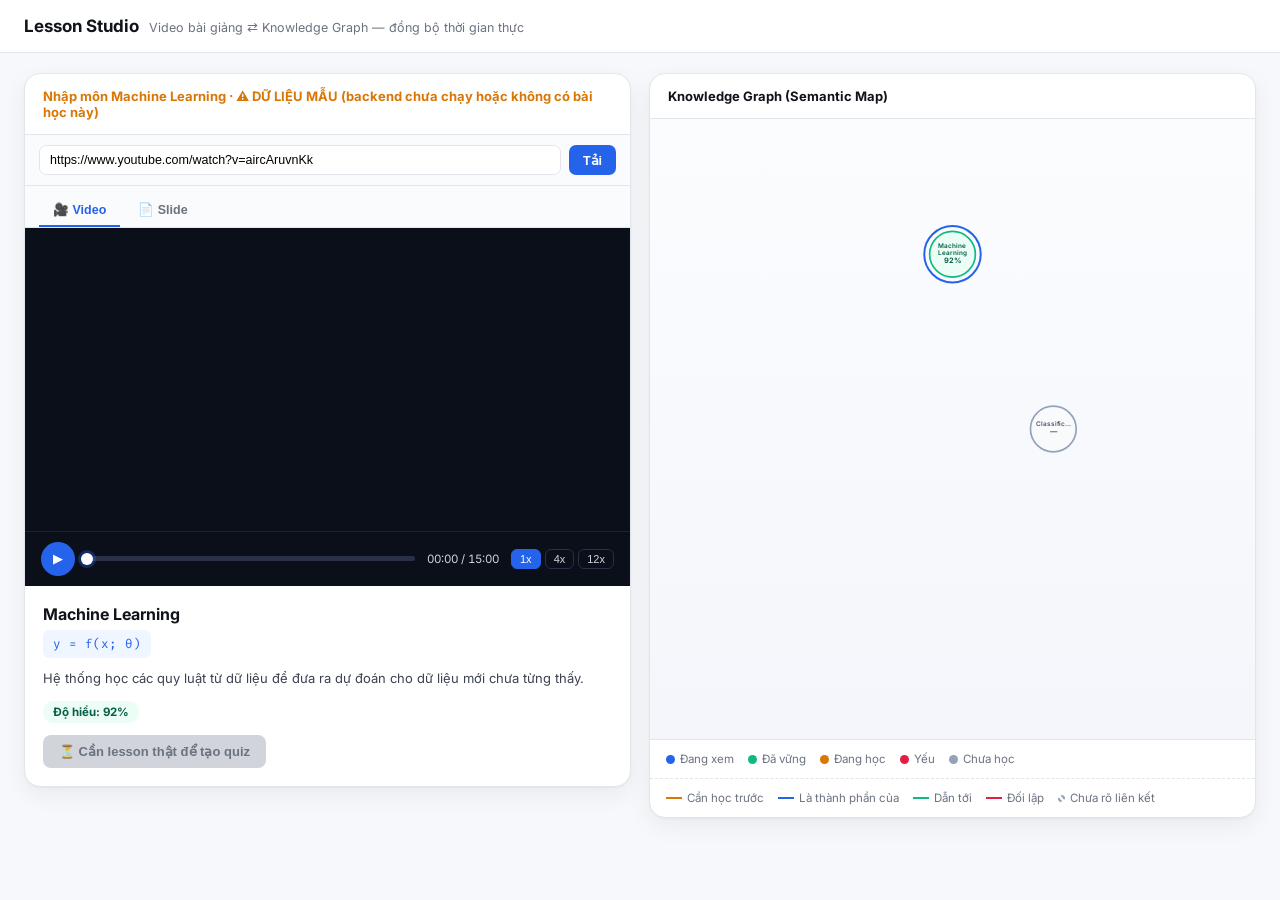
<file: fe/index.html>
<!DOCTYPE html>
<html lang="vi">
<head>
  <meta charset="UTF-8" />
  <meta name="viewport" content="width=device-width, initial-scale=1.0" />
  <title>Lesson Studio — Video ⇄ Knowledge Graph</title>
  <link rel="preconnect" href="https://fonts.googleapis.com" />
  <link rel="preconnect" href="https://fonts.gstatic.com" crossorigin />
  <link
    href="https://fonts.googleapis.com/css2?family=Inter:wght@400;500;600;700&family=Fira+Code:wght@400;500&display=swap"
    rel="stylesheet"
  />
  <link rel="stylesheet" href="./styles/main.css" />
</head>
<body>
  <header class="app-header">
    <h1>Lesson Studio</h1>
    <span class="app-subtitle">Video bài giảng ⇄ Knowledge Graph — đồng bộ thời gian thực</span>
  </header>

  <main class="workspace">
    <!-- TRÁI: Video (rộng ngang) -->
    <section class="panel video-panel">
      <div class="panel-header">
        <span id="lesson-title">Đang tải bài học...</span>
      </div>
      <!-- Ô dán link để đổi video đang xem — công cụ test/demo, không phải tính năng AI -->
      <div class="video-link-bar">
        <input type="text" id="video-link-input" placeholder="Dán link video (YouTube hoặc .mp4) rồi bấm Tải..." />
        <button type="button" id="video-link-load">Tải</button>
      </div>

      <!-- Toggle Video / Slide — cùng 1 timeline, chỉ đổi CÁCH xem nội dung -->
      <div class="media-tabs">
        <button type="button" class="media-tab active" data-tab="video" id="tab-btn-video">🎥 Video</button>
        <button type="button" class="media-tab" data-tab="slide" id="tab-btn-slide">📄 Slide</button>
      </div>

      <div class="video-container" id="video-container"></div>

      <!-- Chế độ Slide: hiện nội dung của ĐÚNG khái niệm đang active, dạng slide trình chiếu.
           Có thêm ô dán link PDF thật (công cụ test, giống ô link video) -->
      <div class="slide-view" id="slide-view" hidden>
        <div class="slide-link-bar">
          <input type="text" id="slide-link-input" placeholder="Dán link file PDF slide rồi bấm Tải..." />
          <button type="button" id="slide-link-load">Tải</button>
          <button type="button" id="slide-link-clear" hidden>Bỏ PDF, xem lại thẻ mô tả</button>
        </div>
        <div class="slide-generated" id="slide-generated">
          <div class="slide-page-badge" id="slide-page-badge"></div>
          <h2 id="slide-title"></h2>
          <div class="slide-formula" id="slide-formula"></div>
          <p id="slide-desc"></p>
        </div>
        <iframe class="slide-pdf-frame" id="slide-pdf-frame" hidden></iframe>
      </div>
      <!-- Khái niệm ĐANG CHỌN: node vừa bấm trên graph, hoặc khái niệm video vừa chạy tới -->
      <div class="concept-detail">
        <h2 id="concept-name">—</h2>
        <div id="concept-formula" class="concept-formula"></div>
        <p id="concept-desc"></p>
        <span id="concept-mastery" class="mastery-pill" hidden></span>
        <div>
          <button class="btn-open-quiz" id="btn-open-quiz">🧠 Làm Quiz kiểm tra (AI)</button>
        </div>
      </div>
    </section>

    <!-- PHẢI: Knowledge Graph real-time -->
    <section class="panel graph-panel">
      <div class="panel-header">
        <span>Knowledge Graph (Semantic Map)</span>
      </div>
      <!-- graph-stage: bấm 1 node -> nội dung chi tiết ĐÈ LÊN đúng chỗ graph-svg
           (thay vì hiện thêm bên dưới), có nút quay lại để xem graph tiếp -->
      <div class="graph-stage">
        <svg id="graph-svg"></svg>
        <div class="node-detail-card" id="node-detail-card" hidden>
          <div class="node-detail-header">
            <strong id="node-detail-name"></strong>
            <button type="button" id="node-detail-close">← Quay lại Graph</button>
          </div>
          <div id="node-detail-formula" class="concept-formula"></div>
          <p id="node-detail-desc"></p>
          <div class="node-detail-block" id="node-detail-evidence-block" hidden>
            <h4>Trích dẫn thật trong video</h4>
            <div id="node-detail-evidence" class="node-detail-evidence"></div>
          </div>
          <div class="node-detail-block" id="node-detail-links-block" hidden>
            <h4>Liên hệ với khái niệm khác</h4>
            <div id="node-detail-links" class="node-detail-links"></div>
          </div>
          <div id="node-detail-source" class="node-detail-source"></div>
          <span id="node-detail-mastery" class="mastery-pill" hidden></span>
          <div>
            <button class="btn-open-quiz" id="node-detail-quiz" type="button">🧠 Làm quiz node này</button>
          </div>
        </div>
      </div>
      <div class="legend">
        <span class="legend-item"><span class="legend-dot legend-dot--current"></span>Đang xem</span>
        <span class="legend-item"><span class="legend-dot legend-dot--mastered"></span>Đã vững</span>
        <span class="legend-item"><span class="legend-dot legend-dot--learning"></span>Đang học</span>
        <span class="legend-item"><span class="legend-dot legend-dot--weak"></span>Yếu</span>
        <span class="legend-item"><span class="legend-dot legend-dot--not_learned"></span>Chưa học</span>
      </div>
      <!-- Chú thích loại quan hệ giữa các khái niệm (màu mũi tên trên graph) -->
      <div class="legend legend--relations">
        <span class="legend-item"><span class="legend-line legend-line--prerequisite"></span>Cần học trước</span>
        <span class="legend-item"><span class="legend-line legend-line--part_of"></span>Là thành phần của</span>
        <span class="legend-item"><span class="legend-line legend-line--leads_to"></span>Dẫn tới</span>
        <span class="legend-item"><span class="legend-line legend-line--contrast"></span>Đối lập</span>
        <span class="legend-item"><span class="legend-dot legend-dot--isolated"></span>Chưa rõ liên kết</span>
      </div>
      <div class="recommendation-box" id="recommendation-box" hidden></div>
    </section>
  </main>

  <!-- Modal Quiz -->
  <div class="modal-overlay" id="quiz-modal">
    <div class="quiz-modal">
      <div class="modal-header">
        <strong>Grounded Quiz</strong>
        <button type="button" data-quiz-close>✕</button>
      </div>
      <div class="quiz-body"></div>
      <div class="modal-footer">
        <button class="btn-secondary" type="button" data-quiz-close>Đóng</button>
        <button class="btn-submit-quiz" type="button" data-quiz-submit>Nộp bài kiểm tra</button>
      </div>
    </div>
  </div>

  <script src="./data/lesson-mock.js?v=20260918l"></script>
  <script src="./scripts/data-loader.js?v=20260918l"></script>
  <script src="./scripts/graph.js?v=20260918l"></script>
  <script src="./scripts/video-player.js?v=20260918l"></script>
  <script src="./scripts/quiz.js?v=20260918l"></script>
  <script src="./scripts/app.js?v=20260918l"></script>
</body>
</html>
</file>
<file: fe/styles/main.css>
:root {
  --bg-main: #f7f8fb;
  --bg-card: #ffffff;
  --border-color: #e2e5ec;
  --text-title: #10131a;
  --text-body: #3c4250;
  --text-muted: #6b7280;

  --blue-primary: #2563eb;
  --blue-light: #eff6ff;
  --amber: #d97706;
  --emerald: #10b981;
  --rose: #e11d48;
  --slate: #94a3b8;

  --radius-lg: 16px;
  --radius-md: 10px;
  --shadow-card: 0 1px 2px rgba(16, 19, 26, 0.04), 0 8px 24px rgba(16, 19, 26, 0.06);
}

* { box-sizing: border-box; }

/* QUAN TRỌNG: đảm bảo thuộc tính "hidden" luôn thắng, bất kể element đó có rule
   "display: ..." riêng hay không (VD .slide-generated { display:flex }). Mặc định
   của trình duyệt cho [hidden] có độ ưu tiên thấp, dễ bị 1 class tự viết đè mất
   -> JS set hidden=true nhưng phần tử vẫn hiện. Đặt !important ở đây 1 lần,
   khỏi phải tự nhớ thêm "[hidden]{display:none}" riêng cho từng component. */
[hidden] { display: none !important; }

body {
  margin: 0;
  font-family: "Inter", -apple-system, BlinkMacSystemFont, "Segoe UI", sans-serif;
  background: var(--bg-main);
  color: var(--text-body);
}

.app-header {
  padding: 16px 24px;
  border-bottom: 1px solid var(--border-color);
  background: var(--bg-card);
  display: flex;
  align-items: baseline;
  gap: 10px;
}

.app-header h1 {
  font-size: 17px;
  font-weight: 700;
  color: var(--text-title);
  margin: 0;
}

.app-header .app-subtitle {
  font-size: 12.5px;
  color: var(--text-muted);
}

/* ---------- Layout chính: trái video rộng, phải graph ---------- */

.workspace {
  display: grid;
  /* Tỉ lệ 50-50 giữa Video và Knowledge Graph */
  grid-template-columns: minmax(320px, 1fr) minmax(320px, 1fr);
  gap: 18px;
  padding: 20px 24px;
  align-items: start;
}

@media (max-width: 900px) {
  .workspace {
    grid-template-columns: 1fr;
  }
}

.panel {
  background: var(--bg-card);
  border: 1px solid var(--border-color);
  border-radius: var(--radius-lg);
  box-shadow: var(--shadow-card);
  overflow: hidden;
}

.panel-header {
  padding: 14px 18px;
  border-bottom: 1px solid var(--border-color);
  font-size: 13px;
  font-weight: 700;
  color: var(--text-title);
  display: flex;
  align-items: center;
  justify-content: space-between;
}

/* ---------- Video (trái, rộng ngang) ---------- */

.video-link-bar {
  display: flex;
  gap: 8px;
  padding: 10px 14px;
  border-bottom: 1px solid var(--border-color);
  background: #fafbfd;
}
.video-link-bar input {
  flex: 1;
  min-width: 0;
  padding: 7px 10px;
  border: 1px solid var(--border-color);
  border-radius: 7px;
  font-size: 12.5px;
}
.video-link-bar button {
  border: none;
  background: var(--blue-primary);
  color: #fff;
  font-size: 12.5px;
  font-weight: 600;
  padding: 7px 14px;
  border-radius: 7px;
  cursor: pointer;
  white-space: nowrap;
}

.media-tabs {
  display: flex;
  gap: 4px;
  padding: 8px 14px 0;
  background: #fafbfd;
  border-bottom: 1px solid var(--border-color);
}
.media-tab {
  border: none;
  background: transparent;
  padding: 8px 14px;
  font-size: 12.5px;
  font-weight: 600;
  color: var(--text-muted);
  cursor: pointer;
  border-bottom: 2px solid transparent;
}
.media-tab.active {
  color: var(--blue-primary);
  border-bottom-color: var(--blue-primary);
}

.video-panel .video-container {
  width: 100%;
  background: #0b0f19;
}

/* Chế độ Slide: wrapper chứa ô dán link PDF + (a) thẻ mô tả tự sinh, hoặc
   (b) iframe PDF thật khi đã dán link — 2 cái không hiện cùng lúc. */
.slide-view {
  width: 100%;
  border-bottom: 1px solid var(--border-color);
}
.slide-link-bar {
  display: flex;
  gap: 8px;
  padding: 10px 14px;
  background: #fafbfd;
  border-bottom: 1px solid var(--border-color);
}
.slide-link-bar input {
  flex: 1;
  min-width: 0;
  padding: 7px 10px;
  border: 1px solid var(--border-color);
  border-radius: 7px;
  font-size: 12.5px;
}
.slide-link-bar button {
  border: none;
  background: var(--blue-primary);
  color: #fff;
  font-size: 12.5px;
  font-weight: 600;
  padding: 7px 14px;
  border-radius: 7px;
  cursor: pointer;
  white-space: nowrap;
}
.slide-link-bar #slide-link-clear {
  background: transparent;
  border: 1px solid var(--border-color);
  color: var(--text-muted);
}

.slide-generated {
  aspect-ratio: 16 / 8;
  background: linear-gradient(180deg, #fdfbf6, #f6f1e6);
  display: flex;
  flex-direction: column;
  align-items: center;
  justify-content: center;
  text-align: center;
  padding: 32px;
  gap: 10px;
}
.slide-page-badge {
  font-size: 11px;
  font-weight: 700;
  color: var(--blue-primary);
  background: var(--blue-light);
  padding: 3px 10px;
  border-radius: 999px;
  letter-spacing: 0.02em;
}
.slide-generated h2 { margin: 0; font-size: 22px; color: var(--text-title); }
.slide-formula {
  font-family: "Fira Code", monospace;
  font-size: 15px;
  color: var(--blue-primary);
}
.slide-generated p { margin: 0; max-width: 520px; font-size: 13.5px; line-height: 1.6; color: var(--text-body); }

/* PDF thật nhúng qua iframe — trình duyệt tự render, không cần thư viện gì. */
.slide-pdf-frame {
  width: 100%;
  height: 640px;
  border: 0;
  display: block;
  background: #f1f1f1;
}

/* Vùng hiển thị video/placeholder — TÁCH RIÊNG khỏi .video-controls bên dưới
   (là anh em, không lồng nhau), để placeholder "position:absolute; inset:0"
   chỉ phủ đúng khung video, không phủ luôn cả thanh điều khiển. */
.video-stage {
  position: relative;
  width: 100%;
  aspect-ratio: 16 / 8;
  background: #0b0f19;
}

.video-placeholder {
  position: absolute;
  inset: 0;
  display: flex;
  flex-direction: column;
  align-items: center;
  justify-content: center;
  gap: 8px;
  color: #cbd5e1;
}
.video-placeholder-icon { font-size: 34px; opacity: 0.7; }
.video-placeholder-text { font-size: 12.5px; opacity: 0.75; }

.video-real { width: 100%; height: 100%; object-fit: cover; }

.video-yt-mount { position: absolute; inset: 0; width: 100%; height: 100%; }
.video-yt-mount iframe { width: 100%; height: 100%; border: 0; }

.video-controls {
  display: grid;
  grid-template-columns: auto 1fr auto auto;
  align-items: center;
  gap: 12px;
  padding: 10px 16px;
  background: #0b0f19;
  border-top: 1px solid #1c2333;
}

.btn-play-pause {
  width: 34px; height: 34px;
  border-radius: 50%;
  border: none;
  background: var(--blue-primary);
  color: #fff;
  font-size: 13px;
  cursor: pointer;
}

.video-progress-track {
  position: relative;
  height: 5px;
  background: #29314a;
  border-radius: 4px;
  cursor: pointer;
}
.video-progress-fill {
  position: absolute; top: 0; left: 0; height: 100%;
  background: var(--blue-primary);
  border-radius: 4px;
  width: 0%;
}
.video-progress-handle {
  position: absolute; top: 50%; left: 0%;
  width: 12px; height: 12px;
  background: #fff;
  border-radius: 50%;
  transform: translate(-50%, -50%);
  box-shadow: 0 0 0 3px rgba(37,99,235,0.35);
}

.video-time-label {
  font-size: 11.5px;
  color: #cbd5e1;
  font-variant-numeric: tabular-nums;
  white-space: nowrap;
}

.video-speed-group { display: flex; gap: 4px; }
.speed-btn {
  padding: 3px 8px;
  border-radius: 6px;
  border: 1px solid #29314a;
  background: transparent;
  color: #cbd5e1;
  font-size: 11px;
  cursor: pointer;
}
.speed-btn.active { background: var(--blue-primary); border-color: var(--blue-primary); color: #fff; }

.concept-detail {
  padding: 18px;
}
.concept-detail h2 {
  margin: 0 0 6px;
  font-size: 16px;
  color: var(--text-title);
}
.concept-detail .concept-formula {
  font-family: "Fira Code", monospace;
  font-size: 12.5px;
  background: var(--blue-light);
  color: var(--blue-primary);
  padding: 6px 10px;
  border-radius: 6px;
  display: inline-block;
  margin-bottom: 10px;
}
.concept-detail p { font-size: 13px; line-height: 1.55; color: var(--text-body); margin: 0 0 12px; }

.mastery-pill {
  display: inline-block;
  font-size: 11.5px;
  font-weight: 700;
  padding: 4px 10px;
  border-radius: 999px;
  margin-bottom: 12px;
}
.mastery-pill--mastered { background: #ecfdf5; color: #065f46; }
.mastery-pill--learning { background: #fffbeb; color: #92400e; }
.mastery-pill--weak     { background: #fff1f2; color: #9f1239; }
.mastery-pill--not_learned { background: #f8fafc; color: #475569; }

.btn-open-quiz {
  border: none;
  background: var(--blue-primary);
  color: #fff;
  font-size: 13px;
  font-weight: 600;
  padding: 9px 16px;
  border-radius: 8px;
  cursor: pointer;
}
.btn-open-quiz:disabled {
  background: #d1d5db;
  color: #6b7280;
  cursor: not-allowed;
}

/* ---------- Graph (phải) ---------- */

/* Khung chứa chung cho svg + node-detail-card, để card đè đúng lên vị trí graph
   (position:relative làm mốc cho card position:absolute bên trong). */
.graph-stage {
  position: relative;
}

.graph-panel svg {
  width: 100%;
  height: 620px;
  display: block;
  background: linear-gradient(180deg, #fbfcfe, #f4f6fb);
}

.kg-node--active circle { filter: drop-shadow(0 0 0 rgba(37,99,235,0)); }

/* Hiện dần theo tiến trình video — node/cạnh của đoạn CHƯA xem tới thì ẩn hẳn,
   video chạy tới đâu thì "mọc" ra tới đó (giống sơ đồ tư duy dựng dần). */
.kg-node {
  transition: opacity 0.5s ease, transform 0.5s ease;
  transform-box: fill-box;
  transform-origin: center;
}
.kg-node--hidden {
  opacity: 0;
  transform: scale(0.5);
  pointer-events: none;
}
.kg-edge {
  transition: opacity 0.5s ease;
}
.kg-edge--hidden {
  opacity: 0 !important;
}

.legend {
  display: flex;
  flex-wrap: wrap;
  gap: 8px 14px;
  padding: 12px 16px;
  border-top: 1px solid var(--border-color);
  font-size: 11.5px;
  color: var(--text-muted);
}
.legend-item { display: flex; align-items: center; gap: 5px; }
.legend-dot { width: 9px; height: 9px; border-radius: 50%; display: inline-block; }
.legend-dot--mastered { background: var(--emerald); }
.legend-dot--learning { background: var(--amber); }
.legend-dot--weak { background: var(--rose); }
.legend-dot--not_learned { background: var(--slate); }
.legend-dot--current { background: var(--blue-primary); }

/* Bấm 1 node trên Graph -> nội dung này ĐÈ LÊN đúng vị trí graph-svg (cùng kích
   thước, cùng chỗ trong .graph-stage), thay vì hiện thêm ở dưới. Nút trong header
   để đóng lại, quay về xem graph. */
.node-detail-card {
  position: absolute;
  inset: 0;
  z-index: 5;
  background: var(--bg-card);
  padding: 20px 22px;
  overflow-y: auto;
  border-radius: 0 0 0 0;
}
.node-detail-header {
  display: flex;
  justify-content: space-between;
  align-items: center;
  margin-bottom: 10px;
  padding-bottom: 10px;
  border-bottom: 1px solid var(--border-color);
}
.node-detail-header strong { font-size: 16px; color: var(--text-title); }
.node-detail-header button {
  border: 1px solid var(--border-color);
  background: var(--bg-card);
  font-size: 12.5px;
  font-weight: 600;
  padding: 6px 12px;
  border-radius: 7px;
  cursor: pointer;
  color: var(--blue-primary);
}
.node-detail-header button:hover { background: var(--blue-light); }
.node-detail-card p { font-size: 13px; line-height: 1.6; color: var(--text-body); margin: 0 0 10px; }
.node-detail-source { font-size: 11.5px; color: var(--blue-primary); margin-bottom: 8px; }

.recommendation-box {
  margin: 0 16px 16px;
  padding: 12px 14px;
  border-radius: var(--radius-md);
  background: #fff1f2;
  border: 1px solid #fecdd3;
}
.rec-title { font-size: 12.5px; font-weight: 700; color: #9f1239; margin-bottom: 4px; }
.rec-body { font-size: 12.5px; color: #7f1d3a; line-height: 1.5; margin-bottom: 8px; }
.btn-jump-source {
  border: none;
  background: #e11d48;
  color: #fff;
  font-size: 12px;
  font-weight: 600;
  padding: 6px 12px;
  border-radius: 7px;
  cursor: pointer;
}

/* ---------- Quiz modal ---------- */

.modal-overlay {
  position: fixed; inset: 0;
  background: rgba(15, 23, 42, 0.45);
  display: none;
  align-items: center;
  justify-content: center;
  z-index: 50;
  padding: 16px;
}
.modal-overlay.show { display: flex; }

.quiz-modal {
  background: var(--bg-card);
  border-radius: var(--radius-lg);
  width: 100%;
  max-width: 480px;
  box-shadow: 0 20px 50px rgba(0,0,0,0.25);
}

.modal-header {
  padding: 14px 18px;
  border-bottom: 1px solid var(--border-color);
  display: flex;
  justify-content: space-between;
  align-items: center;
}
.modal-header strong { font-size: 14.5px; color: var(--text-title); }
.modal-header button { border: none; background: transparent; font-size: 18px; cursor: pointer; }

.quiz-body { padding: 18px; }

.citation-box {
  background: var(--blue-light);
  border: 1px solid #bfdbfe;
  border-radius: 6px;
  padding: 8px 12px;
  font-size: 12px;
  color: #1e40af;
  margin-bottom: 12px;
}

.quiz-question-text {
  font-size: 14.5px;
  font-weight: 600;
  color: var(--text-title);
  margin-bottom: 12px;
}

.options-group { display: flex; flex-direction: column; gap: 8px; }
.quiz-option {
  border: 1px solid var(--border-color);
  border-radius: 8px;
  padding: 9px 12px;
  font-size: 13px;
  cursor: pointer;
}
.quiz-option:hover { border-color: var(--blue-primary); }
.quiz-option.selected { border-color: var(--blue-primary); background: var(--blue-light); }
.quiz-option.correct { border-color: var(--emerald); background: #ecfdf5; }
.quiz-option.wrong { border-color: var(--rose); background: #fff1f2; }

.quiz-empty { font-size: 13px; color: var(--text-muted); }

.modal-footer {
  padding: 12px 18px;
  border-top: 1px solid var(--border-color);
  display: flex;
  justify-content: flex-end;
  gap: 8px;
}
.btn-secondary {
  background: transparent;
  border: 1px solid var(--border-color);
  padding: 7px 14px;
  border-radius: 7px;
  cursor: pointer;
  font-size: 13px;
}
.btn-submit-quiz {
  border: none;
  background: var(--blue-primary);
  color: #fff;
  padding: 7px 16px;
  border-radius: 7px;
  cursor: pointer;
  font-size: 13px;
  font-weight: 600;
}

.load-error { padding: 24px; color: var(--rose); font-size: 13px; }

/* ---------- Knowledge Graph: cạnh có hướng theo loại quan hệ ---------- */
/* Nhãn trên cạnh: không cho bắt chuột, tránh chắn click vào node phía dưới */
.kg-edge-label { pointer-events: none; }

.legend--relations { border-top: 1px dashed var(--border-color); }
.legend-line {
  width: 16px;
  height: 0;
  border-top: 2.5px solid var(--slate);
  display: inline-block;
}
.legend-line--prerequisite { border-color: var(--amber); }
.legend-line--part_of { border-color: var(--blue-primary); }
.legend-line--leads_to { border-color: var(--emerald); }
.legend-line--contrast { border-color: var(--rose); }

/* ---------- Thẻ chi tiết khái niệm (nội dung sâu do AI sinh) ---------- */

.node-detail-block { margin-bottom: 12px; }
.node-detail-block h4 {
  margin: 0 0 6px;
  font-size: 11px;
  font-weight: 700;
  text-transform: uppercase;
  letter-spacing: 0.04em;
  color: var(--text-muted);
}
.node-detail-block ul {
  margin: 0;
  padding-left: 18px;
  font-size: 13px;
  line-height: 1.6;
  color: var(--text-body);
}
.node-detail-block li { margin-bottom: 4px; }

.node-detail-links { display: flex; flex-wrap: wrap; gap: 6px; }
.relation-chip {
  border: 1px solid var(--border-color);
  background: var(--bg-card);
  border-radius: 999px;
  padding: 4px 11px;
  font-size: 11.5px;
  color: var(--text-body);
  cursor: pointer;
  font-family: inherit;
}
.relation-chip:hover { border-color: var(--blue-primary); color: var(--blue-primary); }
.relation-chip strong { font-weight: 600; }

/* Đang chạy bằng dữ liệu mẫu -> tiêu đề đổi màu cảnh báo cho khỏi nhầm là dữ liệu thật */
.lesson-title--mock { color: var(--amber); }

.node-detail-evidence { display: flex; flex-direction: column; gap: 6px; }
.evidence-item {
  display: flex;
  align-items: baseline;
  gap: 8px;
  text-align: left;
  border: 1px solid var(--border-color);
  background: var(--bg-main);
  border-radius: 8px;
  padding: 7px 10px;
  cursor: pointer;
  font-family: inherit;
}
.evidence-item:hover { border-color: var(--blue-primary); background: var(--blue-light); }
.evidence-time {
  flex: none;
  font-family: "Fira Code", monospace;
  font-size: 11px;
  font-weight: 700;
  color: var(--blue-primary);
}
.evidence-text { font-size: 12.5px; line-height: 1.5; color: var(--text-body); }

.legend-dot--isolated {
  background: transparent;
  border: 2px dashed var(--slate);
  width: 7px;
  height: 7px;
}
</file>
